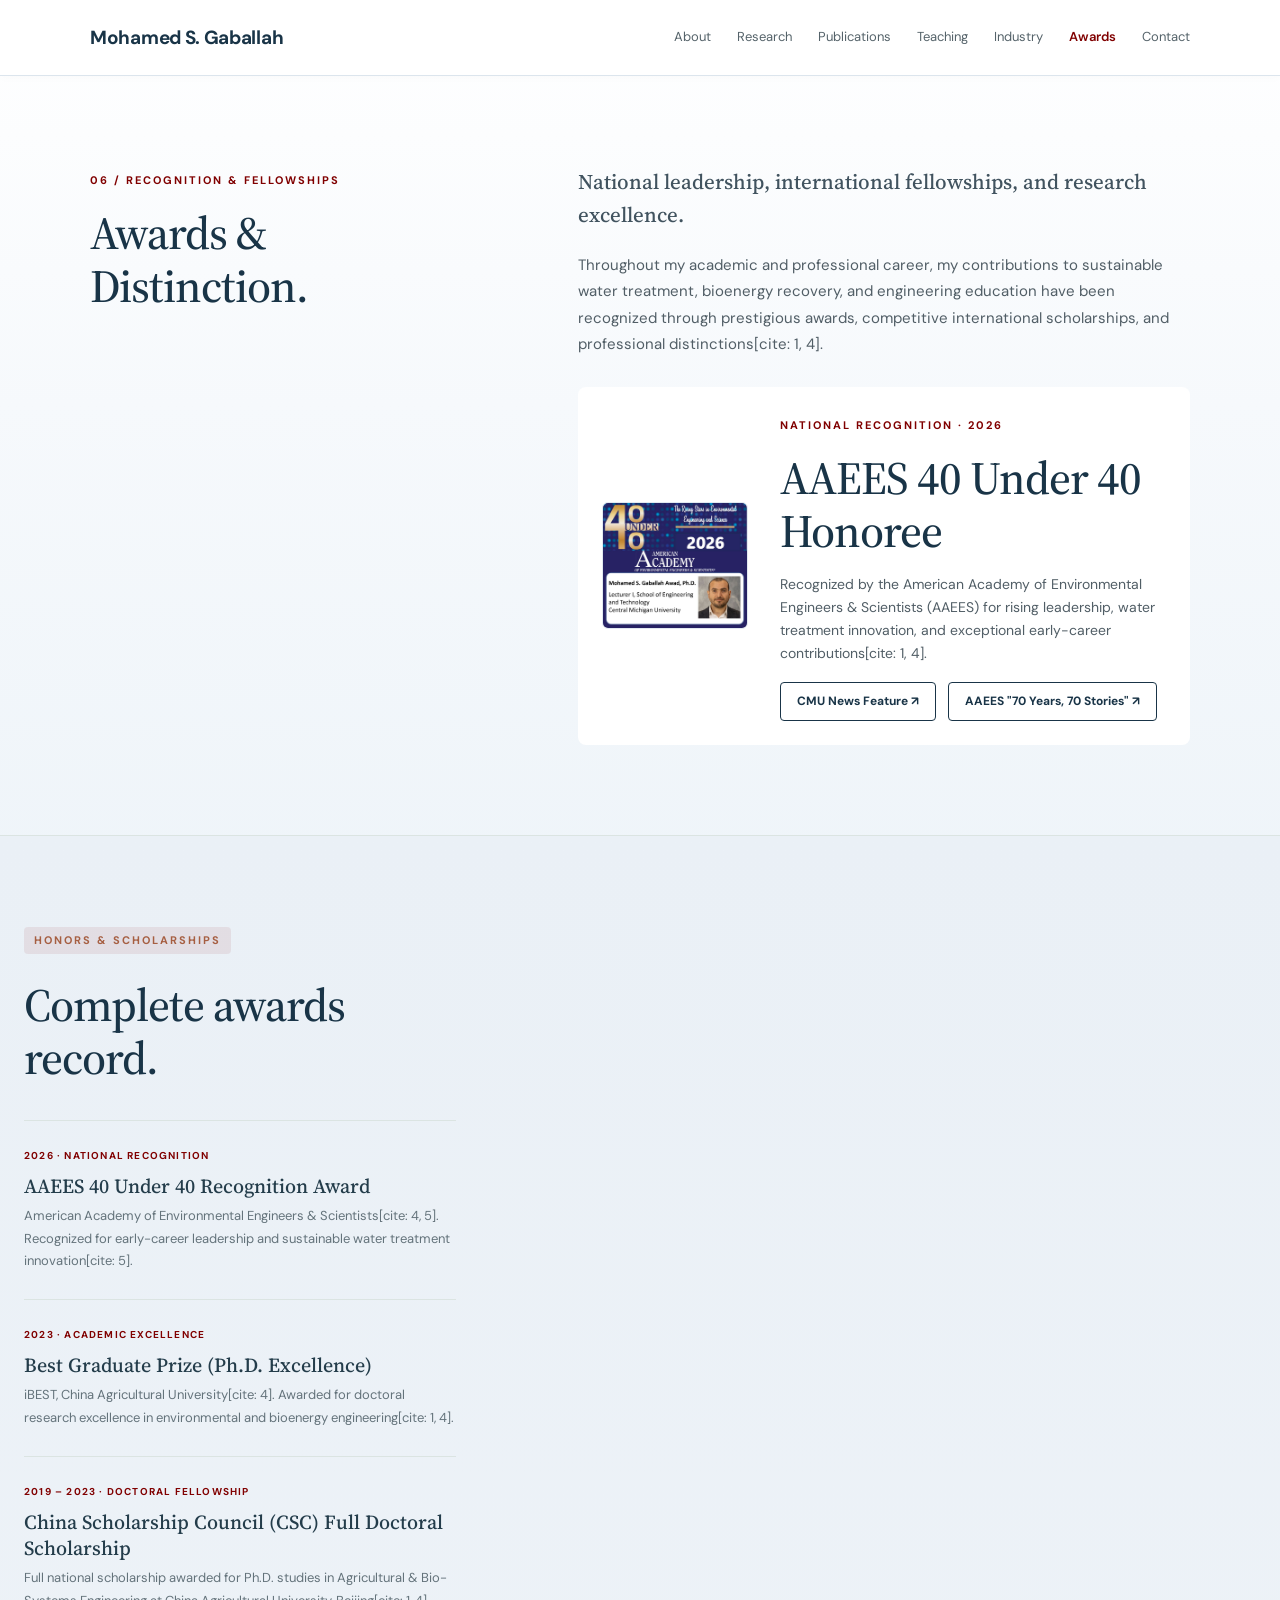
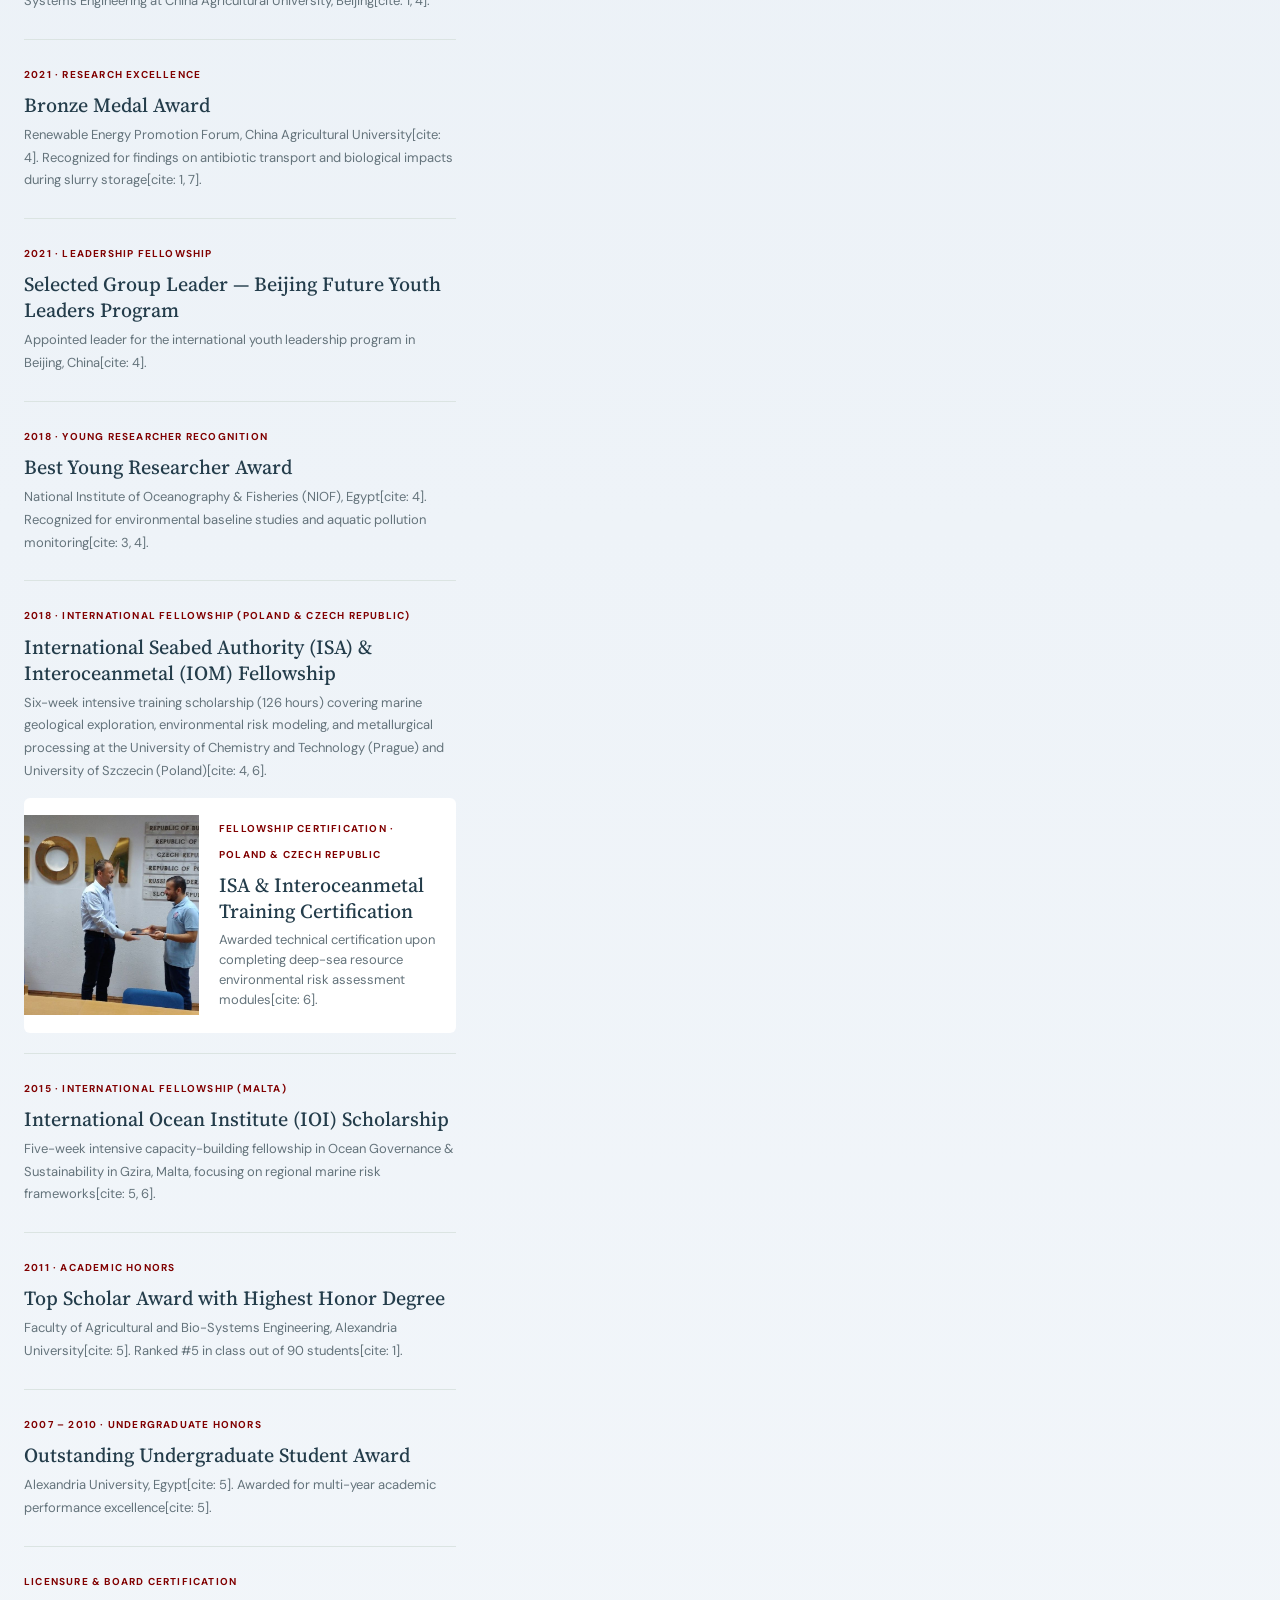
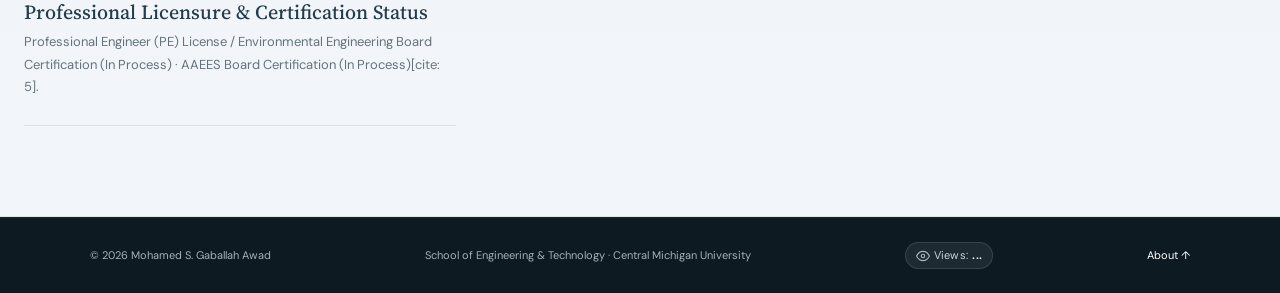
<file: Awards.html>
<!doctype html>
<html lang="en">
<head>
  <!-- Google tag (gtag.js) -->
  <script async src="https://www.googletagmanager.com/gtag/js?id=G-485BVVJKN6"></script>
  <!-- GoatCounter analytics -->
  <script async data-goatcounter="https://mohamedsgaballah.goatcounter.com/count" src="//gc.zgo.at/count.js"></script>
  <script>
    window.dataLayer = window.dataLayer || [];
    function gtag(){dataLayer.push(arguments);}
    gtag('js', new Date());
    gtag('config', 'G-485BVVJKN6');
  </script>
  <meta charset="utf-8"/>
  <meta content="width=device-width, initial-scale=1" name="viewport"/>
  <meta content="Awards, honors, international fellowships, scholarships, and professional recognition of Dr. Mohamed S. Gaballah Awad." name="description"/>
  <title>Awards & Honors | Mohamed S. Gaballah Awad</title>
  <link href="https://fonts.googleapis.com" rel="preconnect"/>
  <link crossorigin href="https://fonts.gstatic.com" rel="preconnect"/>
  <link href="https://fonts.googleapis.com/css2?family=DM+Sans:wght@400;500;600;700&amp;family=Source+Serif+4:wght@400;500;600&amp;display=swap" rel="stylesheet"/>
  <link href="styles.css?v=8" rel="stylesheet"/>
</head>
<body>
  <header>
    <a class="brand" href="index.html">Mohamed S. Gaballah<span></span></a>
    <button aria-expanded="false" aria-label="Toggle menu" class="menu">☰</button>
    <nav>
      <a href="index.html">About</a>
      <a href="research.html">Research</a>
      <a href="publications.html">Publications</a>
      <a href="teaching.html">Teaching</a>
      <a href="industry.html">Industry</a>
      <a aria-current="page" href="awards.html">Awards</a>
      <a href="contact.html">Contact</a>
    </nav>
  </header>

  <main>
    <section class="section wrap" id="awards-summary">
      <div>
        <label>06 / RECOGNITION & FELLOWSHIPS</label>
        <h2>Awards &amp;<br/>Distinction.</h2>
      </div>
      <article>
        <h3>National leadership, international fellowships, and research excellence.</h3>
        <p>Throughout my academic and professional career, my contributions to sustainable water treatment, bioenergy recovery, and engineering education have been recognized through prestigious awards, competitive international scholarships, and professional distinctions[cite: 1, 4].</p>

        <!-- 2026 AAEES 40 Under 40 Highlight Card -->
        <div class="award-spotlight" style="margin-top: 30px;">
          <div class="award-badge-img">
            <img alt="2026 AAEES 40 Under 40 Award Recognition" src="assets/images/aaees-40-under-40.jpg"/>
          </div>
          <div class="award-content">
            <label>NATIONAL RECOGNITION · 2026</label>
            <h2>AAEES 40 Under 40 Honoree</h2>
            <p>Recognized by the American Academy of Environmental Engineers &amp; Scientists (AAEES) for rising leadership, water treatment innovation, and exceptional early-career contributions[cite: 1, 4].</p>
            <div class="award-links">
              <a class="outline" href="https://www.cmich.edu/news/details/cmu-engineering-faculty-member-named-to-national-40-under-40-list" rel="noopener noreferrer" target="_blank">CMU News Feature ↗</a>
              <a class="outline" href="https://www.linkedin.com/pulse/environmental-engineers-journey-american-academy-of-environmental--ab0te/" rel="noopener noreferrer" target="_blank">AAEES "70 Years, 70 Stories" ↗</a>
            </div>
          </div>
        </div>
      </article>
    </section>

    <section class="section shaded" id="awards-list">
      <div class="wrap">
        <div class="sectionhead">
          <label>HONORS & SCHOLARSHIPS</label>
          <h2>Complete awards record.</h2>
        </div>
        <div class="activity">
          <div>
            <small>2026 · NATIONAL RECOGNITION</small>
            <h3>AAEES 40 Under 40 Recognition Award</h3>
            <p>American Academy of Environmental Engineers &amp; Scientists[cite: 4, 5]. Recognized for early-career leadership and sustainable water treatment innovation[cite: 5].</p>
          </div>

          <div>
            <small>2023 · ACADEMIC EXCELLENCE</small>
            <h3>Best Graduate Prize (Ph.D. Excellence)</h3>
            <p>iBEST, China Agricultural University[cite: 4]. Awarded for doctoral research excellence in environmental and bioenergy engineering[cite: 1, 4].</p>
          </div>

          <div>
            <small>2019 – 2023 · DOCTORAL FELLOWSHIP</small>
            <h3>China Scholarship Council (CSC) Full Doctoral Scholarship</h3>
            <p>Full national scholarship awarded for Ph.D. studies in Agricultural &amp; Bio-Systems Engineering at China Agricultural University, Beijing[cite: 1, 4].</p>
          </div>

          <div>
            <small>2021 · RESEARCH EXCELLENCE</small>
            <h3>Bronze Medal Award</h3>
            <p>Renewable Energy Promotion Forum, China Agricultural University[cite: 4]. Recognized for findings on antibiotic transport and biological impacts during slurry storage[cite: 1, 7].</p>
          </div>

          <div>
            <small>2021 · LEADERSHIP FELLOWSHIP</small>
            <h3>Selected Group Leader — Beijing Future Youth Leaders Program</h3>
            <p>Appointed leader for the international youth leadership program in Beijing, China[cite: 4].</p>
          </div>

          <div>
            <small>2018 · YOUNG RESEARCHER RECOGNITION</small>
            <h3>Best Young Researcher Award</h3>
            <p>National Institute of Oceanography &amp; Fisheries (NIOF), Egypt[cite: 4]. Recognized for environmental baseline studies and aquatic pollution monitoring[cite: 3, 4].</p>
          </div>

          <div>
            <small>2018 · INTERNATIONAL FELLOWSHIP (POLAND &amp; CZECH REPUBLIC)</small>
            <h3>International Seabed Authority (ISA) &amp; Interoceanmetal (IOM) Fellowship</h3>
            <p>Six-week intensive training scholarship (126 hours) covering marine geological exploration, environmental risk modeling, and metallurgical processing at the University of Chemistry and Technology (Prague) and University of Szczecin (Poland)[cite: 4, 6].</p>

            <div class="training-card" style="margin-top: 15px;">
              <img alt="Dr. Mohamed Gaballah receiving international training certificate at IOM headquarters" src="assets/images/isa-iom-training.jpg"/>
              <div class="training-info">
                <small>FELLOWSHIP CERTIFICATION · POLAND &amp; CZECH REPUBLIC</small>
                <h3>ISA &amp; Interoceanmetal Training Certification</h3>
                <p>Awarded technical certification upon completing deep-sea resource environmental risk assessment modules[cite: 6].</p>
              </div>
            </div>
          </div>

          <div>
            <small>2015 · INTERNATIONAL FELLOWSHIP (MALTA)</small>
            <h3>International Ocean Institute (IOI) Scholarship</h3>
            <p>Five-week intensive capacity-building fellowship in Ocean Governance &amp; Sustainability in Gzira, Malta, focusing on regional marine risk frameworks[cite: 5, 6].</p>
          </div>

          <div>
            <small>2011 · ACADEMIC HONORS</small>
            <h3>Top Scholar Award with Highest Honor Degree</h3>
            <p>Faculty of Agricultural and Bio-Systems Engineering, Alexandria University[cite: 5]. Ranked #5 in class out of 90 students[cite: 1].</p>
          </div>

          <div>
            <small>2007 – 2010 · UNDERGRADUATE HONORS</small>
            <h3>Outstanding Undergraduate Student Award</h3>
            <p>Alexandria University, Egypt[cite: 5]. Awarded for multi-year academic performance excellence[cite: 5].</p>
          </div>

          <div>
            <small>LICENSURE & BOARD CERTIFICATION</small>
            <h3>Professional Licensure &amp; Certification Status</h3>
            <p>Professional Engineer (PE) License / Environmental Engineering Board Certification (In Process) · AAEES Board Certification (In Process)[cite: 5].</p>
          </div>
        </div>
      </div>
    </section>
  </main>

  <footer>
    <div class="wrap">
      <span>© <span id="year"></span> Mohamed S. Gaballah Awad</span>
      <span>School of Engineering &amp; Technology · Central Michigan University</span>
      <span class="visitor-stats">
        <svg width="14" height="14" viewBox="0 0 24 24" fill="none" stroke="currentColor" stroke-width="2" stroke-linecap="round" stroke-linejoin="round" style="vertical-align: middle; margin-right: 4px; opacity: 0.8;"><path d="M1 12s4-8 11-8 11 8 11 8-4 8-11 8-11-8-11-8z"></path><circle cx="12" cy="12" r="3"></circle></svg>
        Views: <strong id="stats-views">...</strong>
      </span>
      <a href="index.html">About ↑</a>
    </div>
  </footer>
  <script src="script.js"></script>
</body>
</html>
</file>
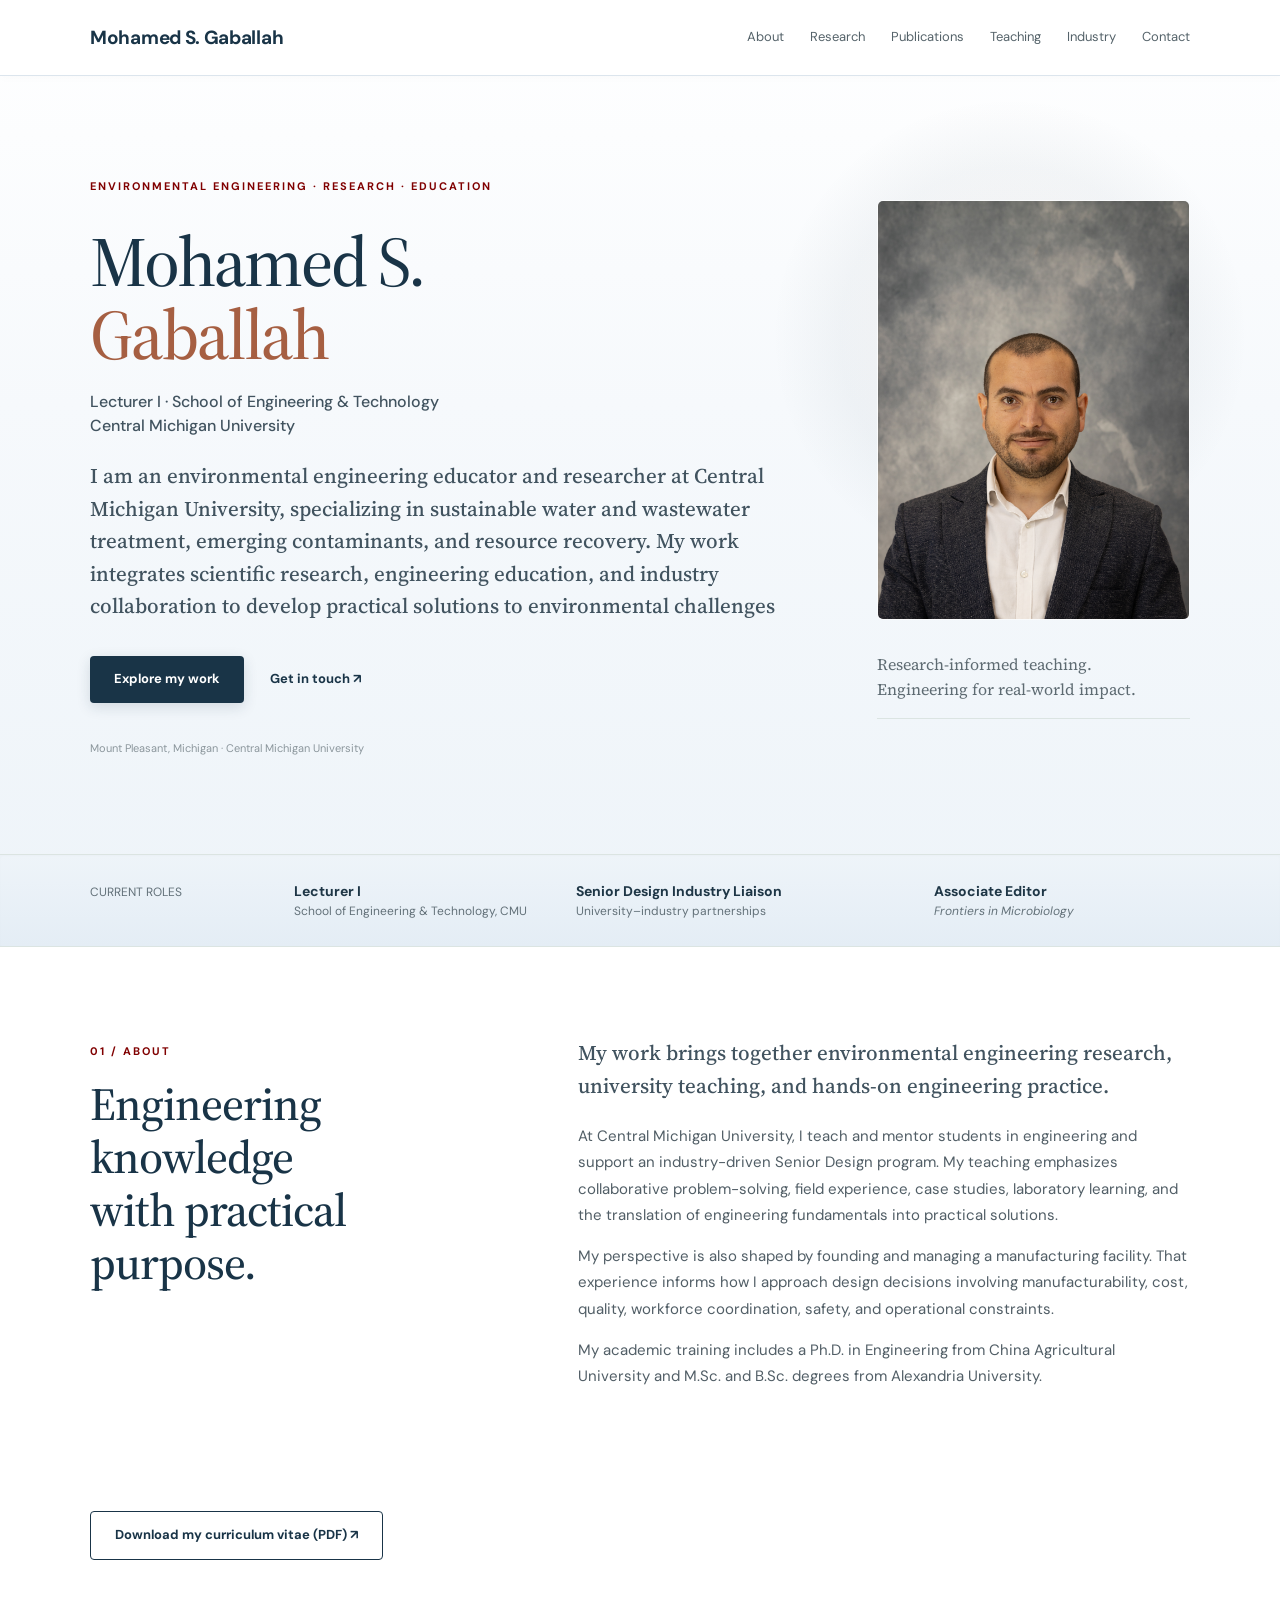
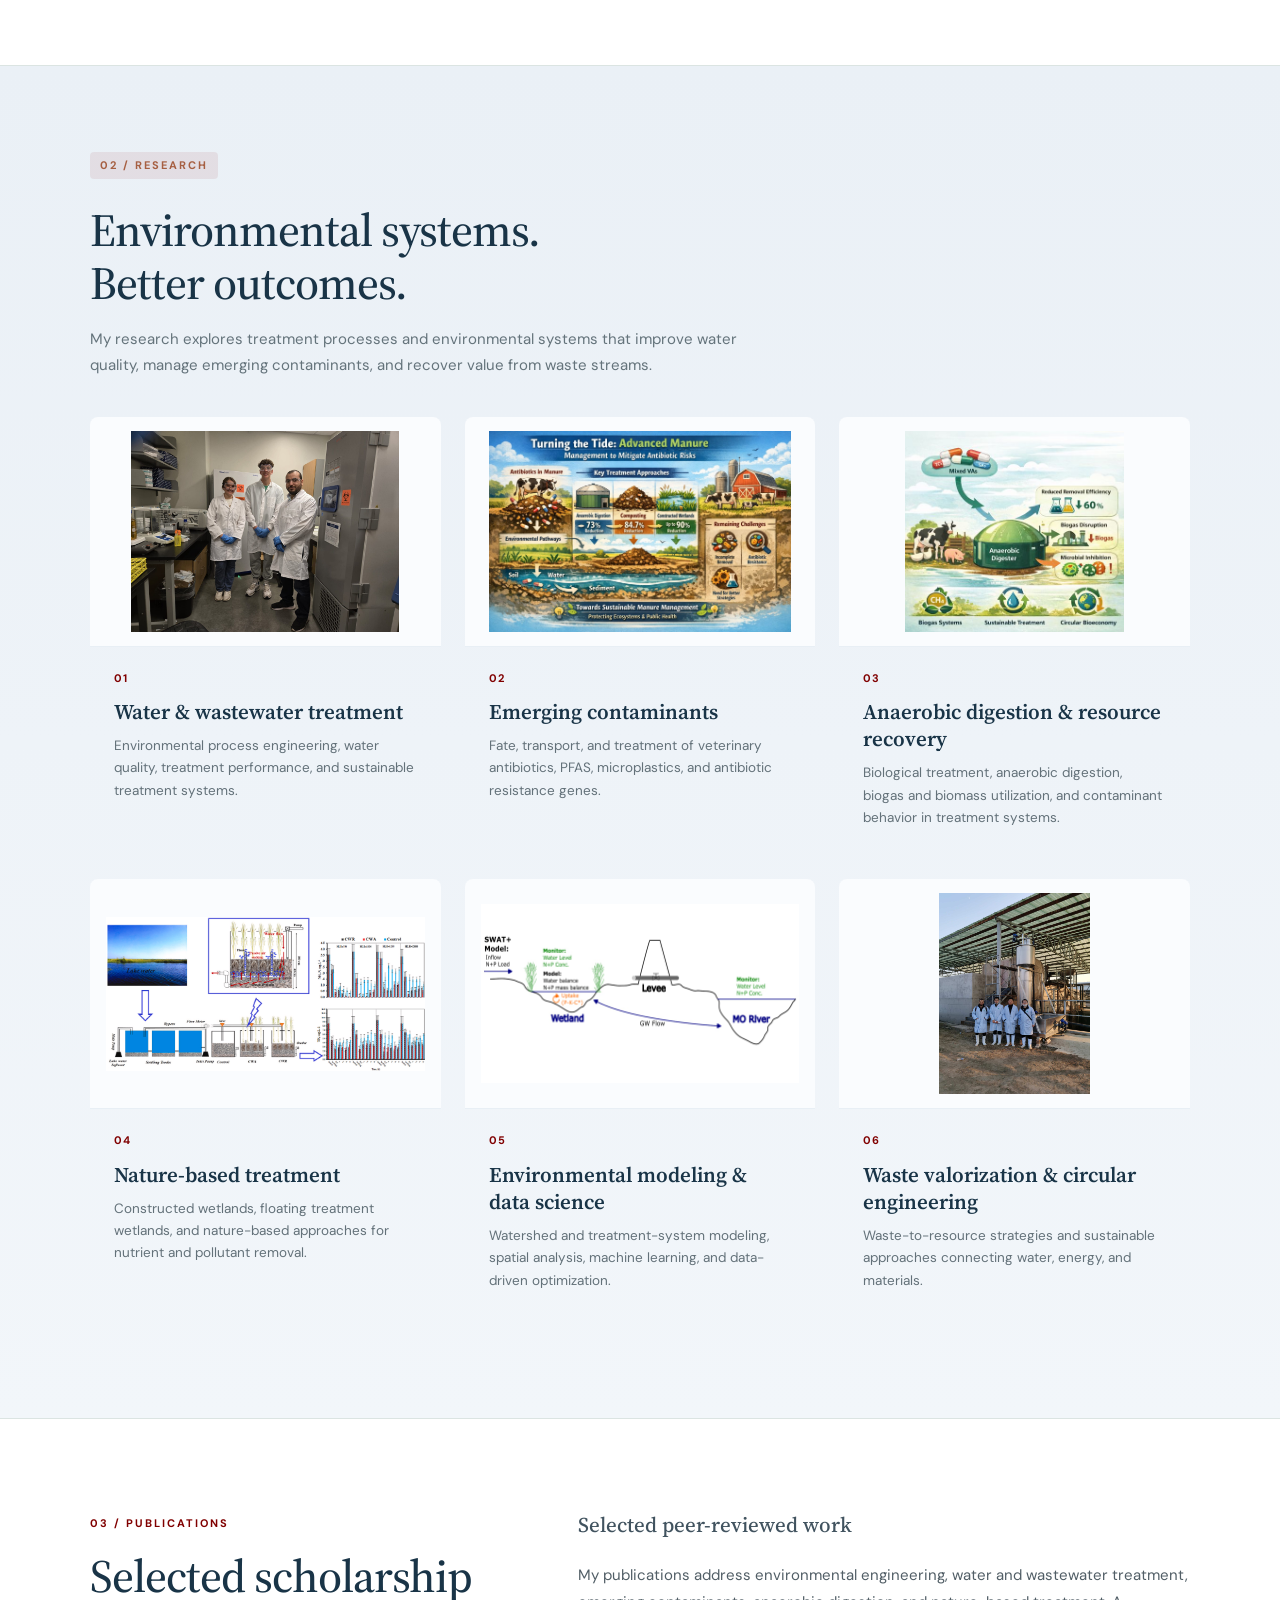
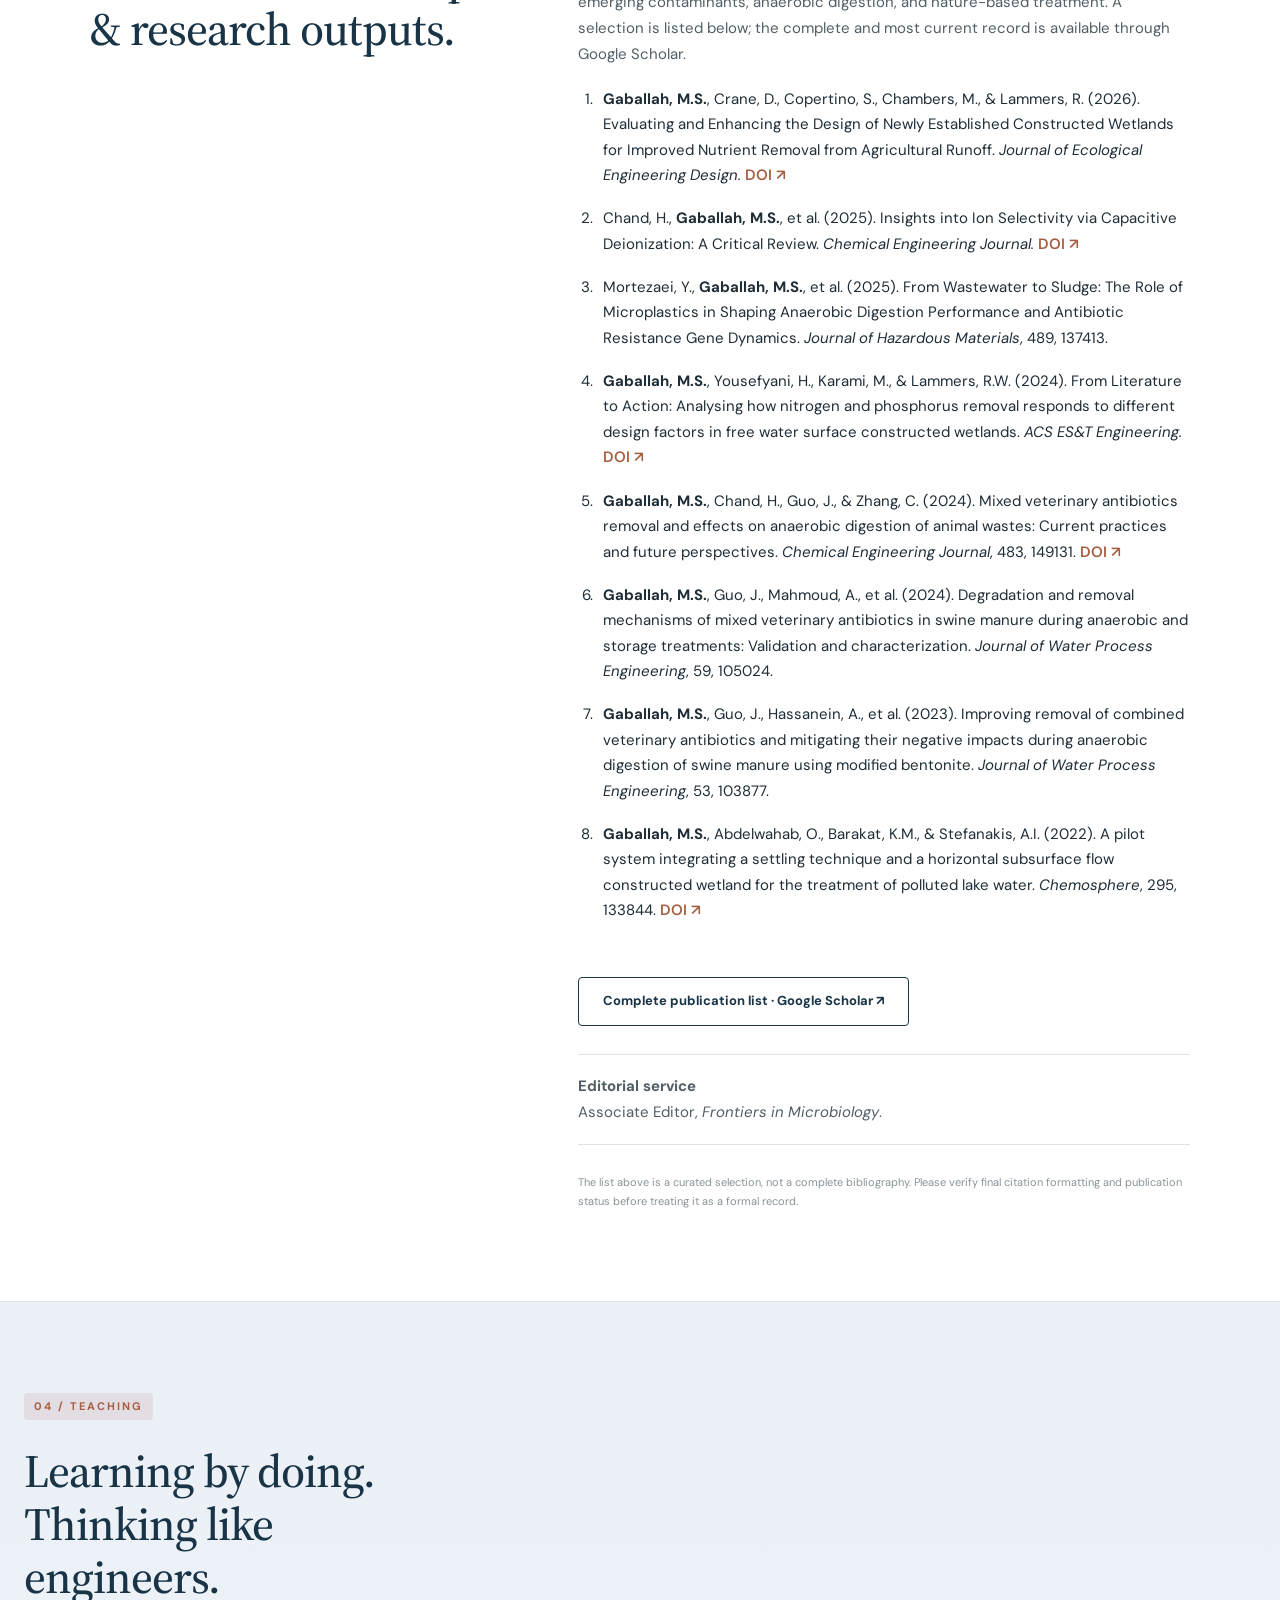
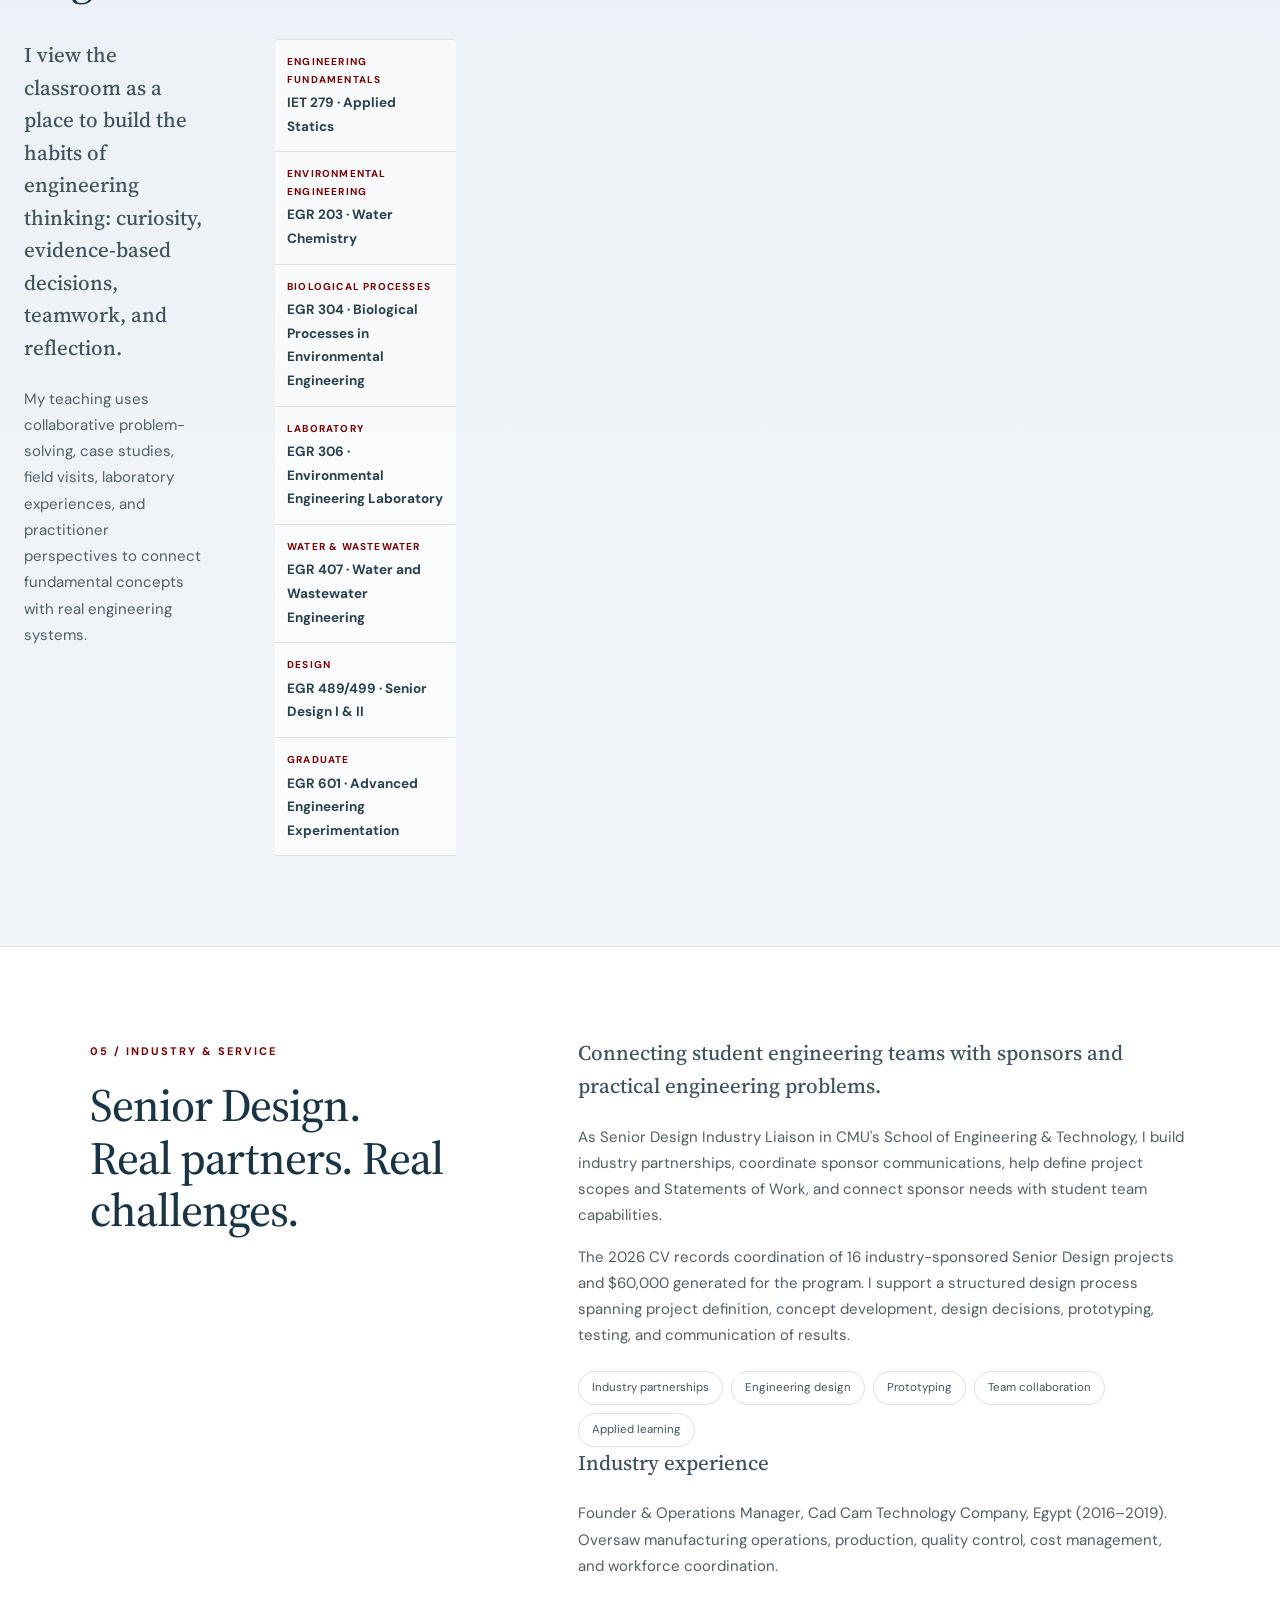
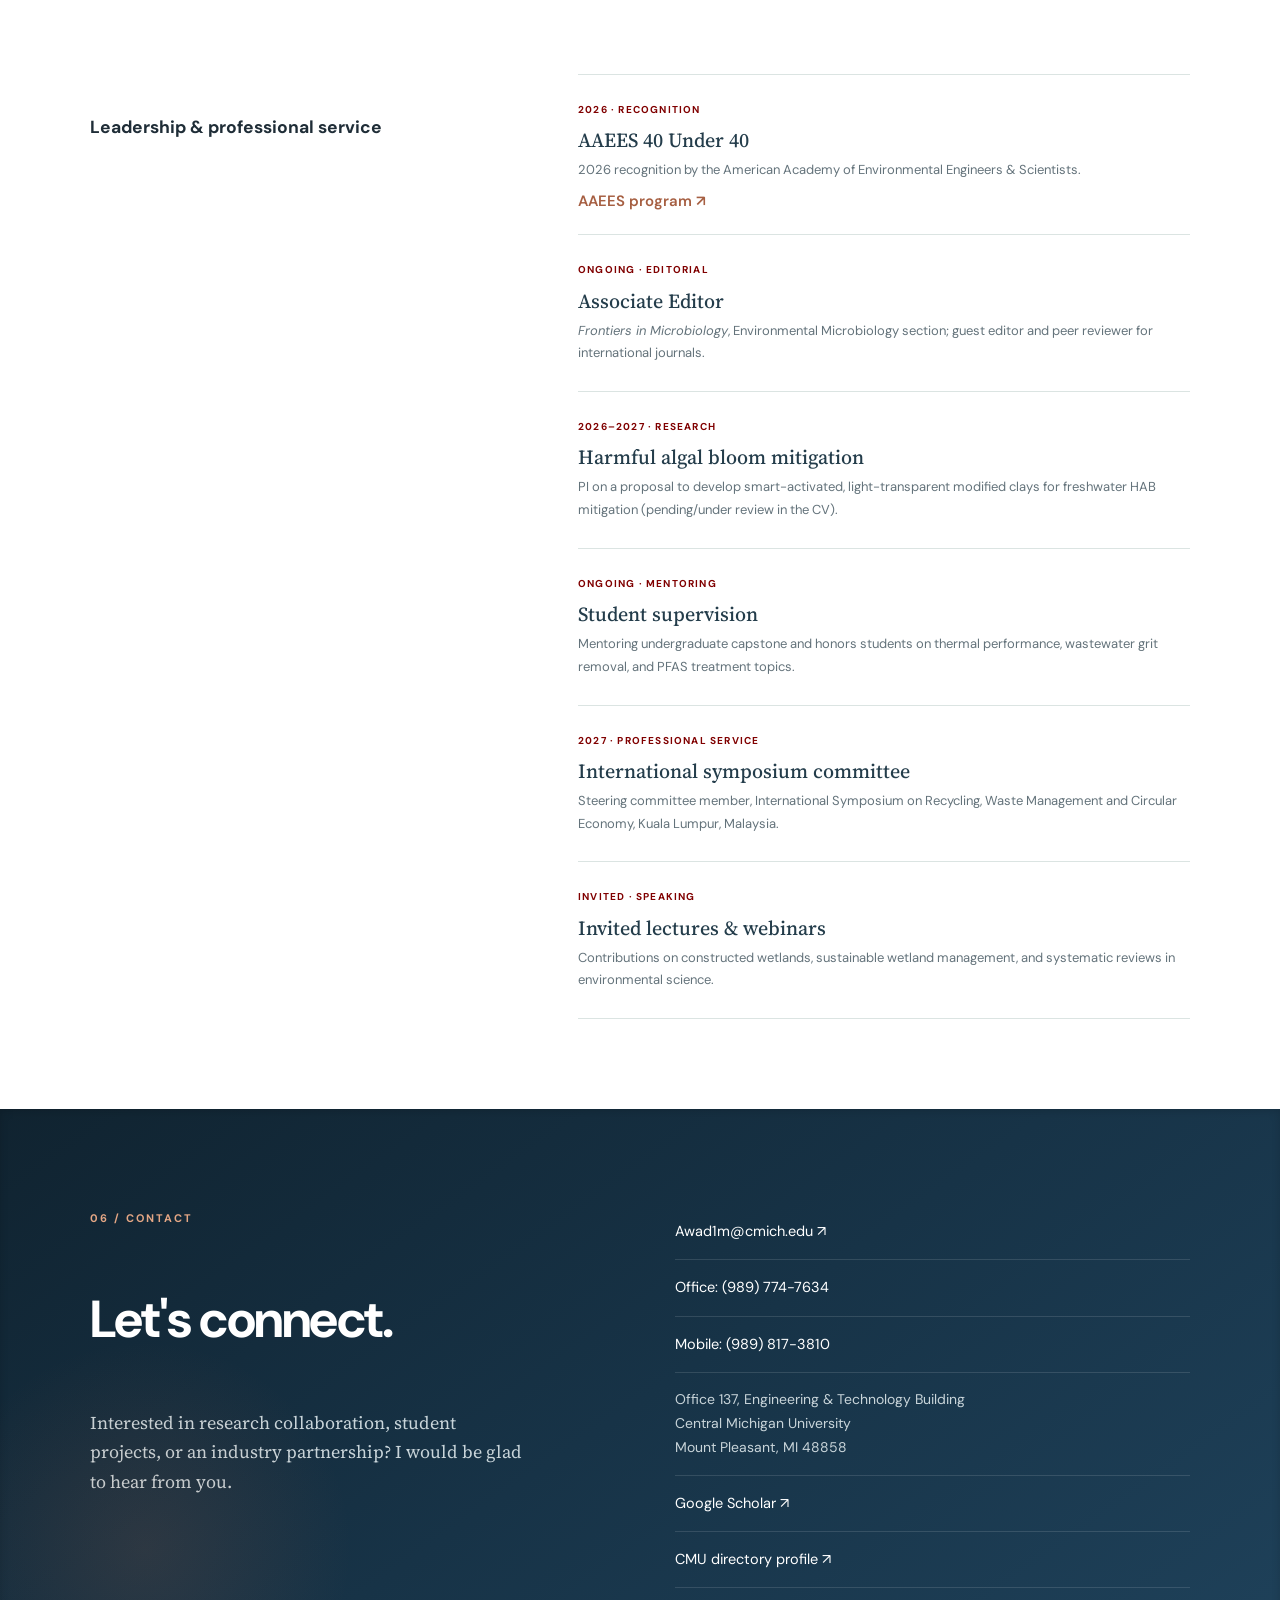
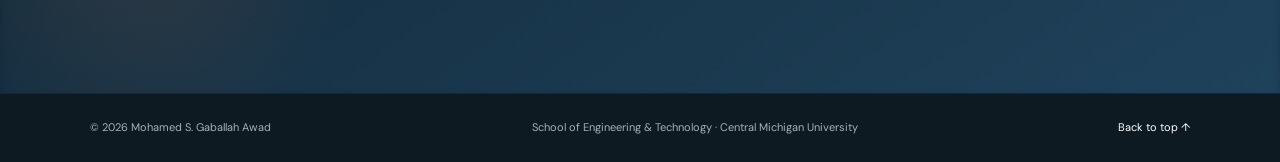
<file: index_navigation_update (1).html>
<!doctype html>
<html lang="en">
<head>

<!-- Google tag (gtag.js) -->
<script async src="https://www.googletagmanager.com/gtag/js?id=G-485BVVJKN6"></script>
<!-- GoatCounter analytics -->
<script data-goatcounter="https://mohamedsgaballah.goatcounter.com/count"
        async src="//gc.zgo.at/count.js"></script>
<script>
  window.dataLayer = window.dataLayer || [];
  function gtag(){dataLayer.push(arguments);}
  gtag('js', new Date());

  gtag('config', 'G-485BVVJKN6');
</script>

  <meta charset="utf-8">
  <meta name="viewport" content="width=device-width, initial-scale=1">
  <meta name="description" content="Mohamed S. Gaballah – environmental engineering educator and researcher at Central Michigan University.">
  <title>Mohamed S. Gaballah Awad | Environmental Engineering</title>
  <link rel="preconnect" href="https://fonts.googleapis.com">
  <link rel="preconnect" href="https://fonts.gstatic.com" crossorigin>
  <link href="https://fonts.googleapis.com/css2?family=DM+Sans:wght@400;500;600;700&family=Source+Serif+4:wght@400;500;600&display=swap" rel="stylesheet">
  <link rel="stylesheet" href="styles.css">
</head>
<body>
<header>
  <a class="brand" href="#home">Mohamed S. Gaballah<span></span></a>
  <button class="menu" aria-label="Toggle menu" aria-expanded="false">☰</button>
  <nav>
    <a href="#about">About</a>
    <a href="#research">Research</a>
    <a href="#publications">Publications</a>
    <a href="#teaching">Teaching</a>
    <a href="#industry">Industry</a>
    <a href="#contact">Contact</a>
  </nav>
</header>
<main>
  <section class="hero wrap" id="home">
    <div>
      <p class="eyebrow">Environmental Engineering · Research · Education</p>
      <h1>Mohamed S.<br><em>Gaballah </em></h1>
      <h3>Lecturer I · School of Engineering &amp; Technology<br>Central Michigan University</h3>
      <p class="intro">I am an environmental engineering educator and researcher at Central Michigan University, specializing in sustainable water and wastewater treatment, emerging contaminants, and resource recovery. My work integrates scientific research, engineering education, and industry collaboration to develop practical solutions to environmental challenges </p>
      <a class="btn" href="#research">Explore my work</a>
      <a class="plain" href="#contact">Get in touch ↗</a>
      <p class="meta">Mount Pleasant, Michigan · Central Michigan University</p>
    </div>
    <aside>
      <div class="portrait">
  <img src="assets/images/profile.jpg" alt="Mohamed Awad">
</div>
      <p class="note">Research-informed teaching.<br>Engineering for real-world impact.</p>
    </aside>
  </section>

  <section class="strip"><div class="wrap stripgrid">
    <p>CURRENT ROLES</p>
    <p><b>Lecturer I</b><br>School of Engineering &amp; Technology, CMU</p>
    <p><b>Senior Design Industry Liaison</b><br>University–industry partnerships</p>
    <p><b>Associate Editor</b><br><i>Frontiers in Microbiology</i></p>
  </div></section>

  <section class="section wrap" id="about">
    <div><label>01 / ABOUT</label><h2>Engineering knowledge<br>with practical purpose.</h2></div>
    <article>
      <h3>My work brings together environmental engineering research, university teaching, and hands-on engineering practice.</h3>
      <p>At Central Michigan University, I teach and mentor students in engineering and support an industry-driven Senior Design program. My teaching emphasizes collaborative problem-solving, field experience, case studies, laboratory learning, and the translation of engineering fundamentals into practical solutions.</p>
      <p>My perspective is also shaped by founding and managing a manufacturing facility. That experience informs how I approach design decisions involving manufacturability, cost, quality, workforce coordination, safety, and operational constraints.</p>
      <p>My academic training includes a Ph.D. in Engineering from China Agricultural University and M.Sc. and B.Sc. degrees from Alexandria University.</p>
    </article>
      <p><a class="outline" href="assets/Mohamed_Awad_CV.pdf" target="_blank" rel="noopener">Download my curriculum vitae (PDF) ↗</a></p>
  </section>

  <section class="section shaded" id="research"><div class="wrap">
    <div class="sectionhead">
      <label>02 / RESEARCH</label>
      <h2>Environmental systems.<br>Better outcomes.</h2>
      <p class="sectionintro">My research explores treatment processes and environmental systems that improve water quality, manage emerging contaminants, and recover value from waste streams.</p>
    </div>

    <div class="cards research-cards">
      <article class="research-card">
        <img src="assets/images/lab-team.jpg" alt="Environmental engineering laboratory research team">
        <div class="research-card-content">
          <small>01</small>
          <h3>Water &amp; wastewater treatment</h3>
          <p>Environmental process engineering, water quality, treatment performance, and sustainable treatment systems.</p>
        </div>
      </article>

      <article class="research-card">
        <img src="assets/images/antibiotics-research.jpg" alt="Research on mitigating antibiotic risks during anaerobic digestion">
        <div class="research-card-content">
          <small>02</small>
          <h3>Emerging contaminants</h3>
          <p>Fate, transport, and treatment of veterinary antibiotics, PFAS, microplastics, and antibiotic resistance genes.</p>
        </div>
      </article>

      <article class="research-card">
        <img src="assets/images/anaerobic-digestion.jpg" alt="Anaerobic digestion research system">
        <div class="research-card-content">
          <small>03</small>
          <h3>Anaerobic digestion &amp; resource recovery</h3>
          <p>Biological treatment, anaerobic digestion, biogas and biomass utilization, and contaminant behavior in treatment systems.</p>
        </div>
      </article>

      <article class="research-card">
        <img src="assets/images/constructed-wetlands.jpg" alt="Constructed wetland research">
        <div class="research-card-content">
          <small>04</small>
          <h3>Nature-based treatment</h3>
          <p>Constructed wetlands, floating treatment wetlands, and nature-based approaches for nutrient and pollutant removal.</p>
        </div>
      </article>

      <article class="research-card">
        <img src="assets/images/environmental-modeling.jpg" alt="Environmental modeling and data analysis">
        <div class="research-card-content">
          <small>05</small>
          <h3>Environmental modeling &amp; data science</h3>
          <p>Watershed and treatment-system modeling, spatial analysis, machine learning, and data-driven optimization.</p>
        </div>
      </article>

      <article class="research-card">
        <img src="assets/images/pilot-scale-nutrients-recovery.jpeg" alt="Pilot-scale treatment installation for manure treatment and nutrient recovery">
        <div class="research-card-content">
          <small>06</small>
          <h3>Waste valorization &amp; circular engineering</h3>
          <p>Waste-to-resource strategies and sustainable approaches connecting water, energy, and materials.</p>
        </div>
      </article>
    </div>
  </div></section>

  <section class="section wrap" id="publications">
    <div><label>03 / PUBLICATIONS</label><h2>Selected scholarship<br>&amp; research outputs.</h2></div>
    <article>
      <h3>Selected peer-reviewed work</h3>
      <p>My publications address environmental engineering, water and wastewater treatment, emerging contaminants, anaerobic digestion, and nature-based treatment. A selection is listed below; the complete and most current record is available through Google Scholar.</p>
      <ol class="publist">
        <li><b>Gaballah, M.S.</b>, Crane, D., Copertino, S., Chambers, M., &amp; Lammers, R. (2026). Evaluating and Enhancing the Design of Newly Established Constructed Wetlands for Improved Nutrient Removal from Agricultural Runoff. <i>Journal of Ecological Engineering Design.</i> <a href="https://doi.org/10.70793/jeed.305" target="_blank" rel="noopener">DOI ↗</a></li>
        <li>Chand, H., <b>Gaballah, M.S.</b>, et al. (2025). Insights into Ion Selectivity via Capacitive Deionization: A Critical Review. <i>Chemical Engineering Journal.</i> <a href="https://doi.org/10.1016/j.cej.2025.163806" target="_blank" rel="noopener">DOI ↗</a></li>
        <li>Mortezaei, Y., <b>Gaballah, M.S.</b>, et al. (2025). From Wastewater to Sludge: The Role of Microplastics in Shaping Anaerobic Digestion Performance and Antibiotic Resistance Gene Dynamics. <i>Journal of Hazardous Materials</i>, 489, 137413.</li>
        <li><b>Gaballah, M.S.</b>, Yousefyani, H., Karami, M., &amp; Lammers, R.W. (2024). From Literature to Action: Analysing how nitrogen and phosphorus removal responds to different design factors in free water surface constructed wetlands. <i>ACS ES&amp;T Engineering.</i> <a href="https://doi.org/10.1021/acsestengg.4c00392" target="_blank" rel="noopener">DOI ↗</a></li>
        <li><b>Gaballah, M.S.</b>, Chand, H., Guo, J., &amp; Zhang, C. (2024). Mixed veterinary antibiotics removal and effects on anaerobic digestion of animal wastes: Current practices and future perspectives. <i>Chemical Engineering Journal</i>, 483, 149131. <a href="https://doi.org/10.1016/j.cej.2024.149131" target="_blank" rel="noopener">DOI ↗</a></li>
        <li><b>Gaballah, M.S.</b>, Guo, J., Mahmoud, A., et al. (2024). Degradation and removal mechanisms of mixed veterinary antibiotics in swine manure during anaerobic and storage treatments: Validation and characterization. <i>Journal of Water Process Engineering</i>, 59, 105024.</li>
        <li><b>Gaballah, M.S.</b>, Guo, J., Hassanein, A., et al. (2023). Improving removal of combined veterinary antibiotics and mitigating their negative impacts during anaerobic digestion of swine manure using modified bentonite. <i>Journal of Water Process Engineering</i>, 53, 103877.</li>
        <li><b>Gaballah, M.S.</b>, Abdelwahab, O., Barakat, K.M., &amp; Stefanakis, A.I. (2022). A pilot system integrating a settling technique and a horizontal subsurface flow constructed wetland for the treatment of polluted lake water. <i>Chemosphere</i>, 295, 133844. <a href="https://doi.org/10.1016/j.chemosphere.2022.133844" target="_blank" rel="noopener">DOI ↗</a></li>
      </ol>
      <a class="outline" href="https://scholar.google.com/citations?hl=en&amp;user=WzFyx8AAAAAJ" target="_blank" rel="noopener">Complete publication list · Google Scholar ↗</a>
      <p class="rule"><b>Editorial service</b><br>Associate Editor, <i>Frontiers in Microbiology</i>.</p>
      <small class="hint">The list above is a curated selection, not a complete bibliography. Please verify final citation formatting and publication status before treating it as a formal record.</small>
    </article>
  </section>

  <section class="section shaded" id="teaching"><div class="wrap">
    <div class="sectionhead"><label>04 / TEACHING</label><h2>Learning by doing.<br>Thinking like engineers.</h2></div>
    <div class="twocol">
      <article><h3>I view the classroom as a place to build the habits of engineering thinking: curiosity, evidence-based decisions, teamwork, and reflection.</h3><p>My teaching uses collaborative problem-solving, case studies, field visits, laboratory experiences, and practitioner perspectives to connect fundamental concepts with real engineering systems.</p></article>
      <div class="courses">
        <p><small>ENGINEERING FUNDAMENTALS</small><b>IET 279 · Applied Statics</b></p>
        <p><small>ENVIRONMENTAL ENGINEERING</small><b>EGR 203 · Water Chemistry</b></p>
        <p><small>BIOLOGICAL PROCESSES</small><b>EGR 304 · Biological Processes in Environmental Engineering</b></p>
        <p><small>LABORATORY</small><b>EGR 306 · Environmental Engineering Laboratory</b></p>
        <p><small>WATER &amp; WASTEWATER</small><b>EGR 407 · Water and Wastewater Engineering</b></p>
        <p><small>DESIGN</small><b>EGR 489/499 · Senior Design I &amp; II</b></p>
        <p><small>GRADUATE</small><b>EGR 601 · Advanced Engineering Experimentation</b></p>
      </div>
    </div>
  </div></section>

  <section class="section wrap" id="industry">
    <div><label>05 / INDUSTRY &amp; SERVICE</label><h2>Senior Design.<br>Real partners. Real challenges.</h2></div>
    <article><h3>Connecting student engineering teams with sponsors and practical engineering problems.</h3>
      <p>As Senior Design Industry Liaison in CMU's School of Engineering &amp; Technology, I build industry partnerships, coordinate sponsor communications, help define project scopes and Statements of Work, and connect sponsor needs with student team capabilities.</p>
      <p>The 2026 CV records coordination of 16 industry-sponsored Senior Design projects and $60,000 generated for the program. I support a structured design process spanning project definition, concept development, design decisions, prototyping, testing, and communication of results.</p>
      <div class="tags"><span>Industry partnerships</span><span>Engineering design</span><span>Prototyping</span><span>Team collaboration</span><span>Applied learning</span></div>
      <h3 class="subhead">Industry experience</h3><p>Founder &amp; Operations Manager, Cad Cam Technology Company, Egypt (2016–2019). Oversaw manufacturing operations, production, quality control, cost management, and workforce coordination.</p>
    </article>

      <h3 class="subhead">Leadership &amp; professional service</h3>
      <div class="activity">
      <div><small>2026 · RECOGNITION</small><h3>AAEES 40 Under 40</h3><p>2026 recognition by the American Academy of Environmental Engineers &amp; Scientists.</p><a href="https://www.aaees.org/40under40" target="_blank" rel="noopener">AAEES program ↗</a></div>
      <div><small>ONGOING · EDITORIAL</small><h3>Associate Editor</h3><p><i>Frontiers in Microbiology</i>, Environmental Microbiology section; guest editor and peer reviewer for international journals.</p></div>
      <div><small>2026–2027 · RESEARCH</small><h3>Harmful algal bloom mitigation</h3><p>PI on a proposal to develop smart-activated, light-transparent modified clays for freshwater HAB mitigation (pending/under review in the CV).</p></div>
      <div><small>ONGOING · MENTORING</small><h3>Student supervision</h3><p>Mentoring undergraduate capstone and honors students on thermal performance, wastewater grit removal, and PFAS treatment topics.</p></div>
      <div><small>2027 · PROFESSIONAL SERVICE</small><h3>International symposium committee</h3><p>Steering committee member, International Symposium on Recycling, Waste Management and Circular Economy, Kuala Lumpur, Malaysia.</p></div>
      <div><small>INVITED · SPEAKING</small><h3>Invited lectures &amp; webinars</h3><p>Contributions on constructed wetlands, sustainable wetland management, and systematic reviews in environmental science.</p></div>
    </div>
  </section>



  <section class="contact" id="contact"><div class="wrap twocol">
    <div><label>06 / CONTACT</label><h2>Let's connect.</h2><p>Interested in research collaboration, student projects, or an industry partnership? I would be glad to hear from you.</p></div>
    <div class="contactlinks">
      <a href="mailto:Awad1m@cmich.edu">Awad1m@cmich.edu ↗</a>
      <a href="tel:+19897743810">Office: (989) 774-7634</a>
      <a href="tel:+19898173810">Mobile: (989) 817-3810</a>
      <span>Office 137, Engineering &amp; Technology Building<br>Central Michigan University<br>Mount Pleasant, MI 48858</span>
      <a href="https://scholar.google.com/citations?hl=en&amp;user=WzFyx8AAAAAJ" target="_blank" rel="noopener">Google Scholar ↗</a>
      <a href="https://www.cmich.edu/people/MOHAMED-AWAD-00902465" target="_blank" rel="noopener">CMU directory profile ↗</a>
    </div>
  </div></section>
</main>
<footer><div class="wrap"><span>© <span id="year"></span> Mohamed S. Gaballah Awad</span><span>School of Engineering &amp; Technology · Central Michigan University</span><a href="#home">Back to top ↑</a></div></footer>
<script src="script.js"></script>
</body>
</html>
</file>
<file: styles.css>
/* ==========================================================================
   Mohamed S. Gaballah Awad — Academic & Engineering Portfolio Stylesheet
   Clean Environmental Coastal Palette Edition (v9)
   ========================================================================== */

:root {
  --ink: #1f2d37;
  --ink-light: #41535f;
  --line: #dbe4e2;
  --line-light: #e8efed;
  --brand: #193447;
  --brand-dark: #10222f;
  --brand-light: #284c64;
  --accent: #800000;          /* Change this to your preferred Maroon (e.g., #800000 or #6d0000) */
  --accent-hover: #600000;    /* Darker maroon shade for hover states */
  --accent-soft: rgba(128, 0, 0, 0.08); /* Soft background tint */
  --muted: #64737b;
  ...
}
* {
  box-sizing: border-box;
}

html {
  scroll-behavior: smooth;
  scroll-padding-top: 85px;
}

/* Global Clean Environmental Canvas */
body {
  margin: 0;
  color: var(--ink);
  font: 15px/1.75 'DM Sans', -apple-system, BlinkMacSystemFont, 'Segoe UI', Roboto, sans-serif;
  background-color: var(--bg-base);
  background-image: linear-gradient(180deg, #ffffff 0%, #f6f9fc 45%, #eef4f9 100%);
  background-attachment: fixed;
  min-height: 100vh;
}

a {
  color: inherit;
  text-decoration: none;
}

.wrap {
  width: min(1100px, calc(100% - 48px));
  margin: 0 auto;
}

/* --------------------------------------------------------------------------
   Header & Navigation (Glassmorphic)
   -------------------------------------------------------------------------- */
header {
  height: 76px;
  padding: 0 max(24px, calc((100vw - 1100px) / 2));
  display: flex;
  align-items: center;
  justify-content: space-between;
  border-bottom: 1px solid rgba(214, 225, 234, 0.85);
  background: rgba(255, 255, 255, 0.9);
  backdrop-filter: blur(12px);
  -webkit-backdrop-filter: blur(12px);
  position: sticky;
  top: 0;
  z-index: 50;
  box-shadow: 0 2px 10px rgba(25, 52, 71, 0.02);
}

.brand {
  font-weight: 700;
  font-size: 19px;
  color: var(--brand);
  letter-spacing: -0.3px;
}

.brand span {
  color: var(--accent);
}

nav {
  display: flex;
  gap: 26px;
  font-size: 13px;
  color: #55636a;
}

nav a {
  transition: color 0.15s ease;
  padding: 4px 0;
}

nav a:hover,
nav a[aria-current="page"] {
  color: var(--accent);
  font-weight: 600;
}

.menu {
  display: none;
  background: none;
  border: none;
  font-size: 24px;
  cursor: pointer;
  color: var(--brand);
}

/* --------------------------------------------------------------------------
   Hero Section (Homepage)
   -------------------------------------------------------------------------- */
.hero {
  display: grid;
  grid-template-columns: 1.4fr 0.6fr;
  gap: 55px;
  padding-top: 90px;
  padding-bottom: 85px;
  align-items: center;
  position: relative;
}

.hero::before {
  content: "";
  position: absolute;
  top: 20px;
  right: -60px;
  width: 480px;
  height: 480px;
  background: radial-gradient(circle, rgba(181, 107, 75, 0.07) 0%, rgba(25, 52, 71, 0.04) 50%, transparent 70%);
  pointer-events: none;
  z-index: -1;
}

.hero aside {
  width: 100%;
  max-width: 400px;
  justify-self: end;
}

.eyebrow,
label {
  display: inline-block;
  font-size: 11px;
  letter-spacing: 2px;
  text-transform: uppercase;
  color: var(--accent);
  font-weight: 700;
}

.hero h1 {
  font: 500 clamp(44px, 5.5vw, 72px)/1.04 'Source Serif 4', Georgia, serif;
  letter-spacing: -2px;
  color: var(--brand);
  margin: 18px 0;
}

.hero h1 em {
  font-style: normal;
  color: #a65f42;
}

.hero h3 {
  font-size: 16px;
  line-height: 1.55;
  color: var(--ink-light);
  font-weight: 500;
}

.intro,
.section article h3 {
  font: 500 21px/1.55 'Source Serif 4', Georgia, serif;
  color: var(--ink-light);
}

.btn,
.outline {
  display: inline-block;
  padding: 12px 24px;
  font-size: 13px;
  font-weight: 700;
  border-radius: 4px;
  transition: all 0.2s cubic-bezier(0.16, 1, 0.3, 1);
  margin: 12px 14px 0 0;
}

.btn {
  background: var(--brand);
  color: #ffffff;
  box-shadow: 0 4px 14px rgba(25, 52, 71, 0.15);
}

.btn:hover {
  background: var(--brand-light);
  transform: translateY(-1px);
  box-shadow: 0 6px 18px rgba(25, 52, 71, 0.2);
}

.outline {
  background: rgba(255, 255, 255, 0.75);
  color: var(--brand);
  border: 1px solid var(--brand);
}

.outline:hover {
  background: var(--brand);
  color: #ffffff;
  transform: translateY(-1px);
}

.plain {
  font-size: 13px;
  font-weight: 700;
  color: var(--brand);
  margin-left: 8px;
}

.plain:hover {
  text-decoration: underline;
}

.meta {
  font-size: 11px;
  color: #8b969c;
  margin-top: 36px;
}

.portrait {
  width: 100%;
  height: 420px;
  overflow: hidden;
  border-radius: 6px;
  background: #e8edef;
  display: flex;
  align-items: center;
  justify-content: center;
  box-shadow: var(--shadow-md);
  border: 1px solid rgba(255, 255, 255, 0.8);
}

.portrait img {
  width: 100%;
  height: 100%;
  object-fit: cover;
  object-position: center top;
  display: block;
}

.note {
  border-bottom: 1px solid var(--line);
  padding: 16px 0;
  color: #5e6b72;
  font: 16px/1.55 'Source Serif 4', Georgia, serif;
}

/* --------------------------------------------------------------------------
   Award Spotlight Banner
   -------------------------------------------------------------------------- */
.award-spotlight {
  display: grid;
  grid-template-columns: 0.38fr 1fr;
  gap: 32px;
  background: #ffffff;
  border: 1px solid var(--card-border);
  border-radius: 8px;
  padding: 24px;
  box-shadow: var(--shadow-md);
  align-items: center;
  margin-top: -30px;
  position: relative;
  z-index: 5;
}

.award-badge-img img {
  width: 100%;
  height: auto;
  border-radius: 6px;
  display: block;
  border: 1px solid #e1e9f0;
}

.award-content h2 {
  font: 500 28px/1.2 'Source Serif 4', Georgia, serif;
  color: var(--brand);
  margin: 8px 0 12px;
}

.award-content p {
  color: #515e66;
  font-size: 14px;
  line-height: 1.65;
  margin: 0 0 16px;
}

.award-links {
  display: flex;
  flex-wrap: wrap;
  gap: 12px;
}

.award-links .outline {
  margin: 0;
  padding: 8px 16px;
  font-size: 12px;
}

/* --------------------------------------------------------------------------
   Data Strip (Impact Numbers & Roles)
   -------------------------------------------------------------------------- */
.strip {
  background: linear-gradient(180deg, #eef4f9 0%, #e4edf5 100%);
  border-block: 1px solid var(--line);
  position: relative;
  box-shadow: inset 0 1px 3px rgba(0, 0, 0, 0.02);
}

.stripgrid {
  display: grid;
  grid-template-columns: 0.7fr 1fr 1.3fr 1fr;
  gap: 25px;
  padding: 26px 0;
  align-items: baseline;
}

.strip p {
  font-size: 12px;
  color: #637179;
  line-height: 1.5;
  margin: 0;
}

.strip b {
  color: #1e3646;
  font-size: 14px;
}

/* --------------------------------------------------------------------------
   General Section Layouts
   -------------------------------------------------------------------------- */
.section {
  padding: 90px 0;
  display: grid;
  grid-template-columns: 0.8fr 1.2fr;
  gap: 80px;
  position: relative;
}

.section h2 {
  font: 500 clamp(32px, 3.8vw, 46px)/1.15 'Source Serif 4', Georgia, serif;
  letter-spacing: -1px;
  color: var(--brand);
  margin: 15px 0;
}

.section article {
  color: #515e66;
}

.section article h3 {
  margin-top: 0;
}

.shaded {
  background-color: var(--bg-shaded);
  background-image: linear-gradient(180deg, #eaf0f6 0%, #f2f6fa 100%);
  border-block: 1px solid var(--line);
}

.sectionhead {
  margin-bottom: 35px;
}

.sectionhead label {
  background: var(--accent-soft);
  color: #a65f42;
  padding: 4px 10px;
  border-radius: 4px;
  display: inline-block;
  margin-bottom: 10px;
}

.sectionintro {
  max-width: 680px;
  color: var(--muted);
  line-height: 1.75;
  margin-top: 1rem;
}

/* --------------------------------------------------------------------------
   RESEARCH SECTION & CARDS (Elevated & Uncropped)
   -------------------------------------------------------------------------- */
#research.section.shaded {
  display: block;
  padding: 85px 0 100px;
}

#research.section > .wrap {
  width: min(1100px, calc(100% - 48px));
  margin: 0 auto;
}

#research .sectionhead {
  max-width: 720px;
  margin-bottom: 38px;
}

#research .research-cards {
  display: grid;
  grid-template-columns: repeat(3, minmax(0, 1fr));
  gap: 24px;
  margin-top: 32px;
  border: none;
  background: transparent;
  padding: 0;
}

#research .research-card {
  min-width: 0;
  display: flex;
  flex-direction: column;
  background: var(--card-bg);
  border: 1px solid var(--card-border);
  border-radius: 8px;
  overflow: hidden;
  box-shadow: var(--shadow-sm);
  transition: transform 0.25s cubic-bezier(0.16, 1, 0.3, 1), 
              box-shadow 0.25s cubic-bezier(0.16, 1, 0.3, 1),
              border-color 0.25s ease;
  position: relative;
}

#research .research-card::before {
  content: "";
  position: absolute;
  top: 0;
  left: 0;
  right: 0;
  height: 3px;
  background: var(--accent);
  opacity: 0;
  transition: opacity 0.2s ease;
  z-index: 2;
}

#research .research-card:hover {
  transform: translateY(-4px);
  box-shadow: var(--shadow-lg);
  border-color: #b8c8d8;
}

#research .research-card:hover::before {
  opacity: 1;
}

#research .research-card > img {
  display: block;
  width: 100%;
  height: 230px;
  object-fit: contain;
  object-position: center;
  background: #fafcfe;
  padding: 14px 16px;
  border-bottom: 1px solid #e8eff5;
  transition: background-color 0.2s ease;
}

#research .research-card:hover > img {
  background: #ffffff;
}

#research .research-card-content {
  flex: 1;
  padding: 22px 24px 26px;
  display: flex;
  flex-direction: column;
}

#research .research-card-content small {
  color: var(--accent);
  font-size: 11px;
  font-weight: 700;
  letter-spacing: 1px;
}

#research .research-card-content h3 {
  margin: 10px 0 10px;
  font: 600 21px/1.3 'Source Serif 4', Georgia, serif;
  color: var(--brand);
}

#research .research-card-content p {
  margin: 0;
  color: #637179;
  font-size: 13.5px;
  line-height: 1.65;
}

/* --------------------------------------------------------------------------
   Industry Showcase: Side-by-Side Photos & Training Card
   -------------------------------------------------------------------------- */
.photo-pair-grid {
  display: grid;
  grid-template-columns: 1fr 1fr;
  gap: 20px;
  margin: 28px 0;
}

.industry-showcase-card {
  background: #ffffff;
  border: 1px solid var(--card-border);
  border-radius: 8px;
  overflow: hidden;
  box-shadow: var(--shadow-sm);
  display: flex;
  flex-direction: column;
}

.industry-showcase-card img {
  width: 100%;
  height: 260px;
  object-fit: cover;
  object-position: center 25%;
  display: block;
}

.industry-showcase-card .caption {
  padding: 16px 18px;
  background: #fafcfe;
  border-top: 1px solid #e8eff5;
  flex: 1;
}

.industry-showcase-card .caption strong {
  display: block;
  color: var(--brand);
  font-size: 14px;
  margin-bottom: 4px;
}

.industry-showcase-card .caption span {
  color: var(--muted);
  font-size: 12.5px;
  line-height: 1.5;
  display: block;
}

/* ISA / IOM Training Feature Card */
.training-card {
  display: grid;
  grid-template-columns: 0.85fr 1.15fr;
  gap: 20px;
  background: #ffffff;
  border: 1px solid var(--card-border);
  border-radius: 6px;
  overflow: hidden;
  margin-top: 18px;
  box-shadow: var(--shadow-sm);
  align-items: center;
}

.training-card img {
  width: 100%;
  height: 200px;
  object-fit: cover;
  object-position: center;
  display: block;
}

.training-info {
  padding: 16px 20px 16px 0;
}

.training-info small {
  color: var(--accent);
  font-size: 10px;
  font-weight: 700;
  letter-spacing: 1px;
}

.training-info h3 {
  font: 500 18px/1.3 'Source Serif 4', Georgia, serif;
  color: var(--brand);
  margin: 6px 0 8px;
}

.training-info p {
  color: var(--muted);
  font-size: 13px;
  line-height: 1.55;
  margin: 0;
}

/* --------------------------------------------------------------------------
   Teaching & Courses
   -------------------------------------------------------------------------- */
.twocol {
  display: grid;
  grid-template-columns: 1fr 1fr;
  gap: 70px;
}

.courses {
  border-top: 1px solid var(--line);
  background: rgba(255, 255, 255, 0.65);
  border-radius: 4px;
}

.courses p {
  padding: 13px 12px;
  border-bottom: 1px solid var(--line);
  margin: 0;
  display: grid;
  gap: 3px;
  transition: background-color 0.15s ease;
}

.courses p:hover {
  background-color: rgba(255, 255, 255, 0.95);
}

.courses small,
.activity small {
  font-size: 10px;
  letter-spacing: 1.2px;
  color: var(--accent);
  font-weight: 700;
  text-transform: uppercase;
}

.courses b {
  font-size: 13.5px;
  color: #2b414d;
}

/* --------------------------------------------------------------------------
   Publications
   -------------------------------------------------------------------------- */
.publist {
  padding-left: 1.2rem;
  margin: 1.2rem 0 1.5rem;
}

.publist li {
  padding: 0 0 1.1rem 0.35rem;
  line-height: 1.7;
  color: var(--ink);
}

.publist a,
.activity a {
  color: #a65f42;
  font-weight: 600;
  text-decoration: none;
}

.publist a:hover,
.activity a:hover {
  text-decoration: underline;
}

.rule {
  border-block: 1px solid var(--line);
  padding: 18px 0;
  margin: 28px 0;
}

.hint {
  font-size: 11px;
  color: #899398;
  margin-top: 20px;
  display: block;
}

/* --------------------------------------------------------------------------
   Tags & Activities
   -------------------------------------------------------------------------- */
.tags {
  display: flex;
  flex-wrap: wrap;
  gap: 8px;
  margin-top: 22px;
}

.tags span {
  border: 1px solid var(--line);
  background: #ffffff;
  border-radius: 20px;
  padding: 6px 13px;
  font-size: 11.5px;
  color: #45545e;
  box-shadow: 0 1px 3px rgba(0, 0, 0, 0.02);
}

.subhead {
  margin-top: 2.4rem;
}

.activity {
  border-top: 1px solid var(--line);
}

.activity > div {
  padding: 20px 0;
  border-bottom: 1px solid var(--line);
}

.activity h3 {
  font: 500 20px/1.3 'Source Serif 4', Georgia, serif;
  color: #243d4b;
  margin: 6px 0;
}

.activity p {
  font-size: 13px;
  color: var(--muted);
  margin: 0 0 6px;
}

/* --------------------------------------------------------------------------
   Contact Page (Deep Navy Environmental Water Gradient)
   -------------------------------------------------------------------------- */
.contact {
  background: linear-gradient(145deg, #102330 0%, #173347 50%, #1f425b 100%);
  color: #ffffff;
  padding: 95px 0 105px;
  position: relative;
  overflow: hidden;
  box-shadow: inset 0 2px 8px rgba(0, 0, 0, 0.15);
}

.contact::after {
  content: "";
  position: absolute;
  bottom: -80px;
  left: -80px;
  width: 450px;
  height: 450px;
  background: radial-gradient(circle, rgba(181, 107, 75, 0.15) 0%, transparent 65%);
  pointer-events: none;
}

.contact label {
  color: #e5a785;
}

.contact h2 {
  color: #ffffff;
  font-size: 52px;
  letter-spacing: -1.5px;
}

.contact p {
  font: 18px/1.65 'Source Serif 4', Georgia, serif;
  color: #c9d5da;
  max-width: 440px;
}

.contactlinks {
  display: flex;
  flex-direction: column;
  position: relative;
  z-index: 2;
}

.contactlinks a {
  padding: 15px 0;
  border-bottom: 1px solid rgba(255, 255, 255, 0.12);
  font-size: 14.5px;
  transition: all 0.2s ease;
}

.contactlinks a:hover {
  color: #e5a785;
  padding-left: 6px;
}

.contactlinks span {
  display: block;
  padding: 15px 0;
  border-bottom: 1px solid rgba(255, 255, 255, 0.12);
  color: #c9d5da;
  line-height: 1.7;
  font-size: 14px;
}

/* --------------------------------------------------------------------------
   Footer & Visitor View Count
   -------------------------------------------------------------------------- */
footer {
  background: #0d1a22;
  color: #a4b2b8;
  font-size: 11px;
  padding: 24px 0;
  border-top: 1px solid rgba(255, 255, 255, 0.05);
}

footer .wrap {
  display: flex;
  justify-content: space-between;
  align-items: center;
  gap: 15px;
}

footer a {
  color: #ffffff;
  transition: color 0.15s ease;
}

footer a:hover {
  color: #e5a785;
}

.visitor-stats {
  display: inline-flex;
  align-items: center;
  background: rgba(255, 255, 255, 0.07);
  border: 1px solid rgba(255, 255, 255, 0.12);
  padding: 3px 10px;
  border-radius: 20px;
  color: #c9d5da;
  font-size: 11px;
  letter-spacing: 0.3px;
}

.visitor-stats strong {
  color: #ffffff;
  margin-left: 4px;
}

/* --------------------------------------------------------------------------
   Responsive Media Queries
   -------------------------------------------------------------------------- */
@media (max-width: 960px) {
  #research .research-cards {
    grid-template-columns: repeat(2, minmax(0, 1fr));
    gap: 20px;
  }
}

@media (max-width: 780px) {
  nav {
    display: none;
    position: absolute;
    top: 76px;
    left: 0;
    right: 0;
    background: rgba(255, 255, 255, 0.98);
    backdrop-filter: blur(12px);
    padding: 20px 25px;
    flex-direction: column;
    box-shadow: 0 8px 24px rgba(0, 0, 0, 0.08);
    border-bottom: 1px solid var(--line);
  }

  .menu {
    display: block;
  }

  nav.open {
    display: flex;
  }

  .hero,
  .section,
  .twocol {
    grid-template-columns: 1fr;
    gap: 35px;
  }

  .hero {
    padding: 60px 0;
  }

  .hero aside {
    max-width: 100%;
    justify-self: stretch;
  }

  .portrait {
    height: 360px;
  }

  .award-spotlight {
    grid-template-columns: 1fr;
    margin-top: 0;
    gap: 20px;
  }

  .photo-pair-grid {
    grid-template-columns: 1fr;
  }

  .training-card {
    grid-template-columns: 1fr;
  }

  .training-info {
    padding: 16px;
  }

  .stripgrid {
    grid-template-columns: 1fr 1fr;
    gap: 18px;
  }

  .section {
    padding: 65px 0;
  }

  footer .wrap {
    flex-direction: column;
    align-items: flex-start;
  }
}

@media (max-width: 580px) {
  .wrap {
    width: calc(100% - 32px);
  }

  .stripgrid {
    grid-template-columns: 1fr;
  }

  #research.section.shaded {
    padding: 55px 0 70px;
  }

  #research .research-cards {
    grid-template-columns: 1fr;
  }

  #research .research-card > img {
    height: 220px;
    padding: 10px;
  }

  .hero h1 {
    font-size: 42px;
  }

  .contact h2 {
    font-size: 40px;
  }
}
</file>
